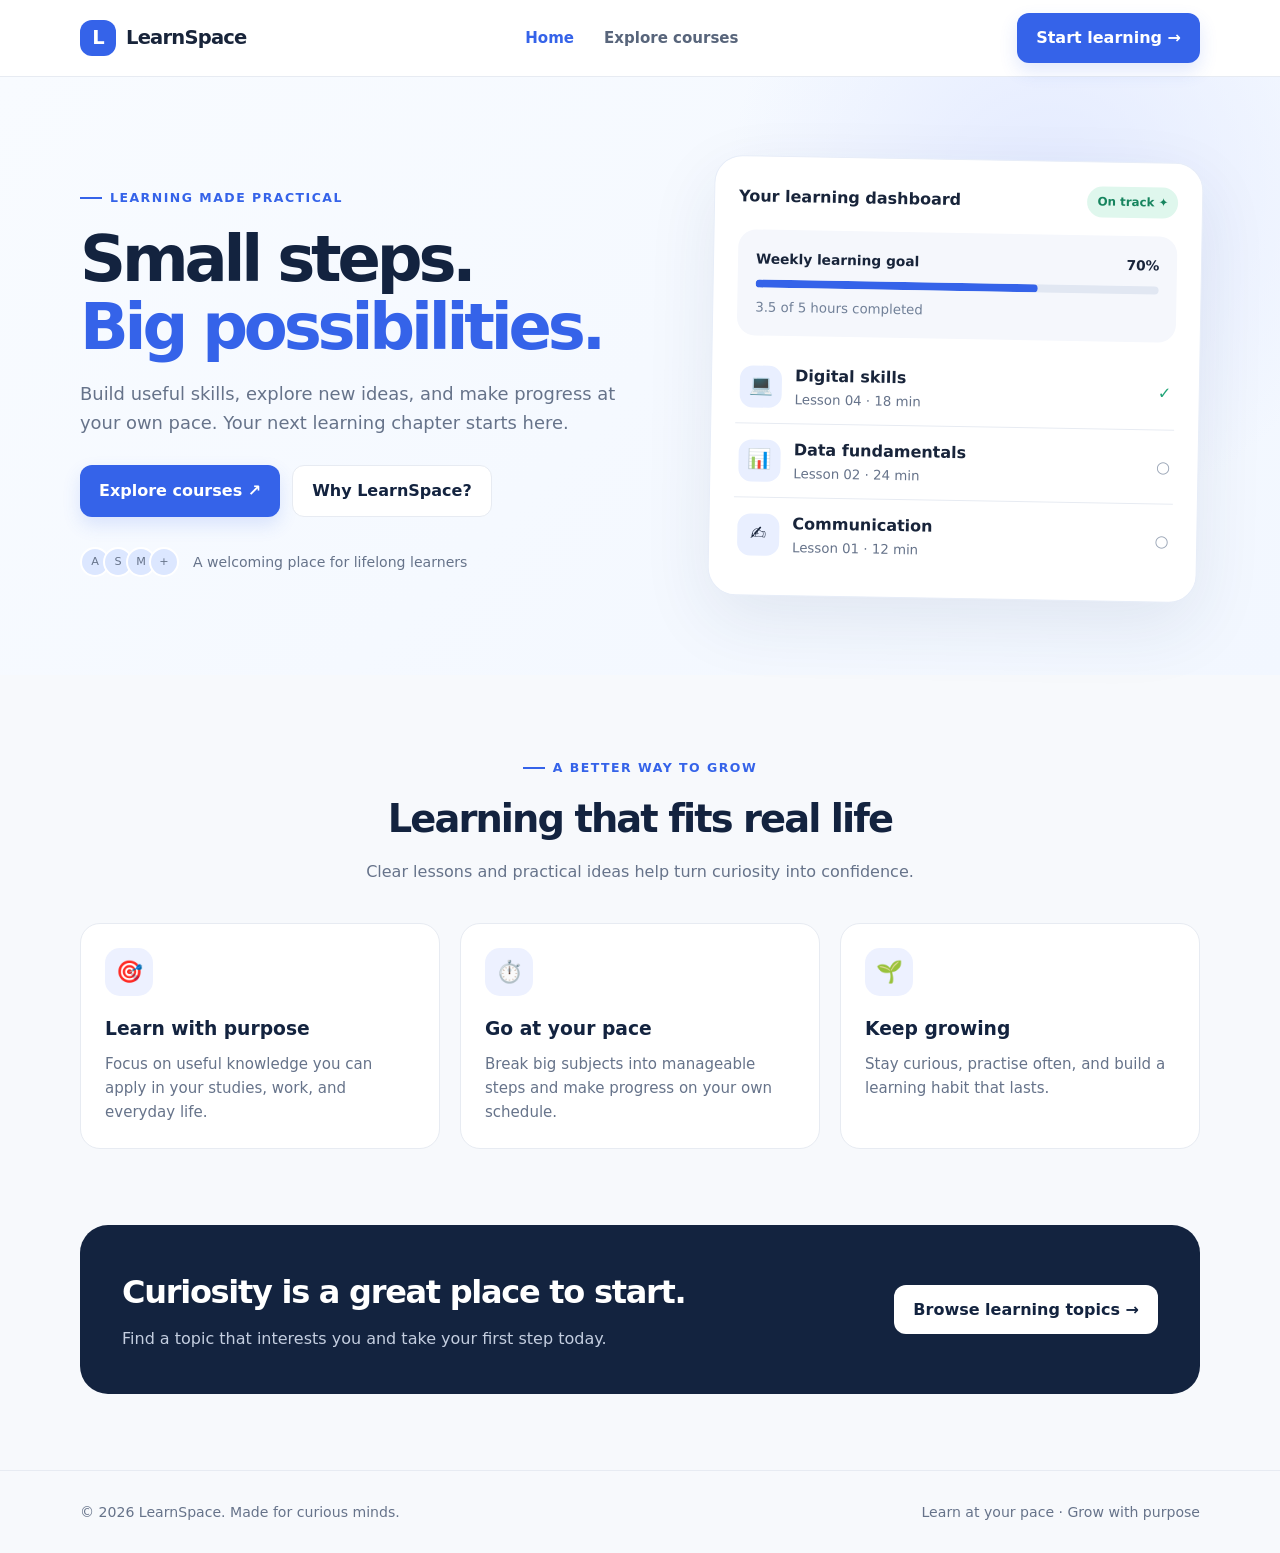
<file: index.html>
<!doctype html>
<html lang="en"><head><meta charset="utf-8"><meta name="viewport" content="width=device-width,initial-scale=1"><meta name="description" content="LearnSpace — practical learning for curious minds."><title>LearnSpace | Learn something meaningful</title><link rel="stylesheet" href="styles.css"></head>
<body><header class="topbar"><div class="wrap nav"><a class="brand" href="index.html"><span class="brandmark">L</span> LearnSpace</a><nav class="links"><a class="active" href="index.html">Home</a><a href="courses.html">Explore courses</a></nav><a class="nav-cta" href="courses.html">Start learning →</a></div></header>
<main><section class="hero"><div class="wrap hero-grid"><div><span class="eyebrow">Learning made practical</span><h1>Small steps.<br><span class="accent">Big possibilities.</span></h1><p class="lead">Build useful skills, explore new ideas, and make progress at your own pace. Your next learning chapter starts here.</p><div class="actions"><a class="btn" href="courses.html">Explore courses ↗</a><a class="btn secondary" href="#why">Why LearnSpace?</a></div><div class="proof"><div class="avatars"><span class="avatar">A</span><span class="avatar">S</span><span class="avatar">M</span><span class="avatar">+</span></div><span>A welcoming place for lifelong learners</span></div></div>
<div class="visual"><div class="visual-head"><strong>Your learning dashboard</strong><span class="pill">On track ✦</span></div><div class="progress-card"><div class="progress-row"><span>Weekly learning goal</span><span>70%</span></div><div class="bar"><span style="width:70%"></span></div><small style="color:#718098;display:block;margin-top:9px">3.5 of 5 hours completed</small></div><div class="lesson"><div class="lesson-icon">💻</div><div><strong>Digital skills</strong><small>Lesson 04 · 18 min</small></div><span style="margin-left:auto;color:#20a477">✓</span></div><div class="lesson"><div class="lesson-icon">📊</div><div><strong>Data fundamentals</strong><small>Lesson 02 · 24 min</small></div><span style="margin-left:auto;color:#9aa5b6">○</span></div><div class="lesson"><div class="lesson-icon">✍️</div><div><strong>Communication</strong><small>Lesson 01 · 12 min</small></div><span style="margin-left:auto;color:#9aa5b6">○</span></div></div></div></section>
<section class="section" id="why"><div class="wrap"><div class="section-head"><span class="eyebrow">A better way to grow</span><h2>Learning that fits real life</h2><p>Clear lessons and practical ideas help turn curiosity into confidence.</p></div><div class="cards"><article class="card"><div class="card-icon">🎯</div><h3>Learn with purpose</h3><p>Focus on useful knowledge you can apply in your studies, work, and everyday life.</p></article><article class="card"><div class="card-icon">⏱️</div><h3>Go at your pace</h3><p>Break big subjects into manageable steps and make progress on your own schedule.</p></article><article class="card"><div class="card-icon">🌱</div><h3>Keep growing</h3><p>Stay curious, practise often, and build a learning habit that lasts.</p></article></div></div></section>
<section class="section" style="padding-top:0"><div class="wrap"><div class="band"><div><h2>Curiosity is a great place to start.</h2><p>Find a topic that interests you and take your first step today.</p></div><a class="btn" href="courses.html">Browse learning topics →</a></div></div></section></main>
<footer class="footer"><div class="wrap footer-inner"><span>© 2026 LearnSpace. Made for curious minds.</span><span>Learn at your pace · Grow with purpose</span></div></footer></body></html>
</file>
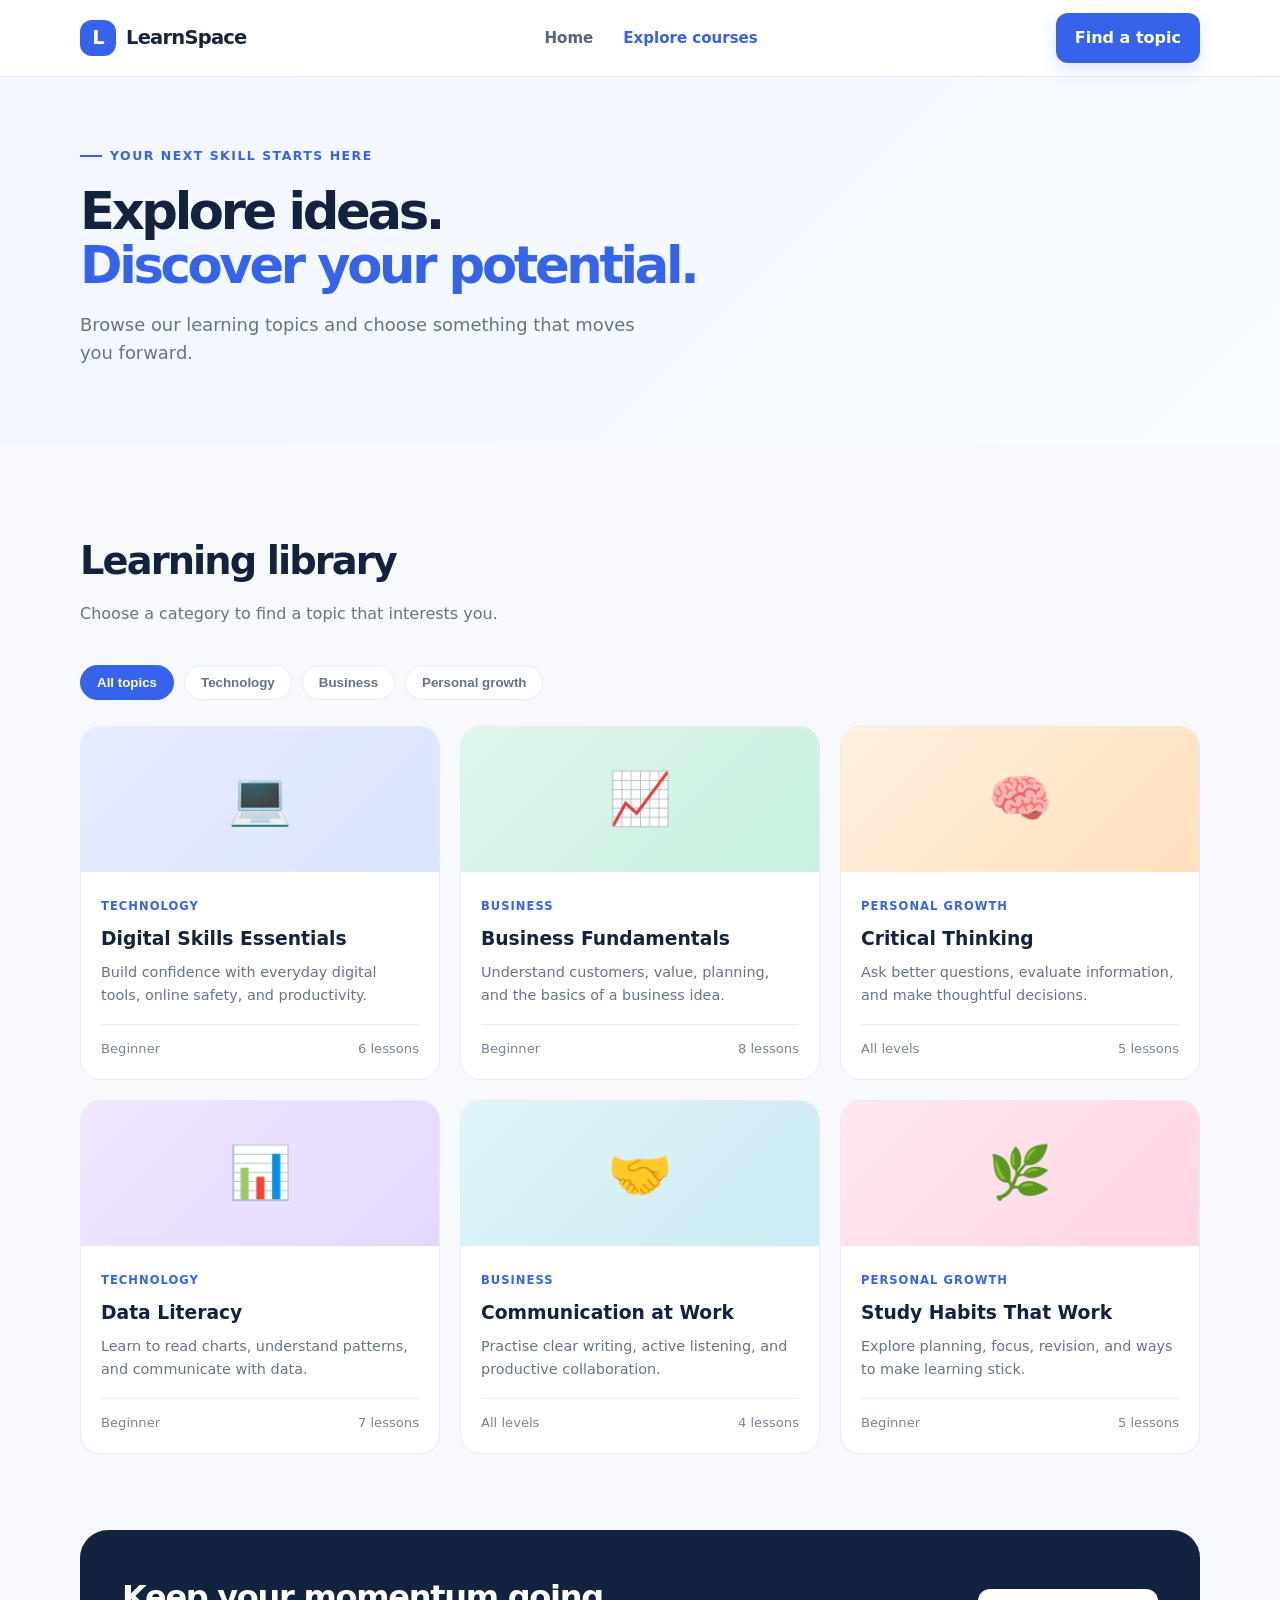
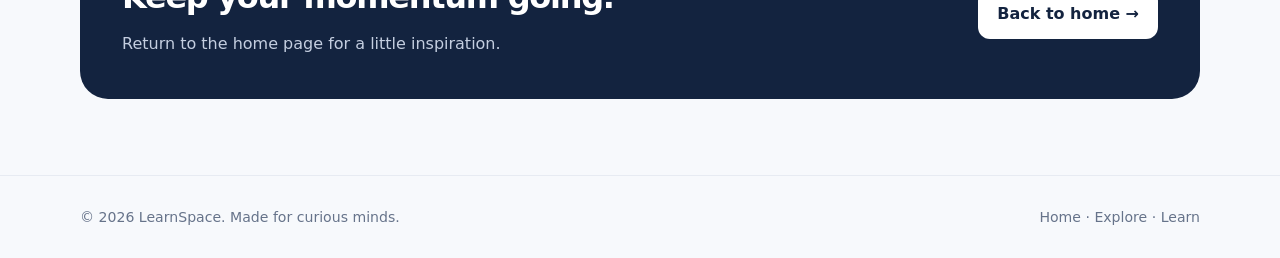
<file: courses.html>
<!doctype html>
<html lang="en"><head><meta charset="utf-8"><meta name="viewport" content="width=device-width,initial-scale=1"><meta name="description" content="Explore learning topics at LearnSpace."><title>Explore Courses | LearnSpace</title><link rel="stylesheet" href="styles.css"></head>
<body><header class="topbar"><div class="wrap nav"><a class="brand" href="index.html"><span class="brandmark">L</span> LearnSpace</a><nav class="links"><a href="index.html">Home</a><a class="active" href="courses.html">Explore courses</a></nav><a class="nav-cta" href="#catalog">Find a topic</a></div></header>
<main><section class="page-hero"><div class="wrap"><span class="eyebrow">Your next skill starts here</span><h1>Explore ideas.<br><span class="accent">Discover your potential.</span></h1><p class="lead">Browse our learning topics and choose something that moves you forward.</p></div></section>
<section class="section" id="catalog"><div class="wrap"><div class="section-head" style="text-align:left;margin-left:0"><h2>Learning library</h2><p>Choose a category to find a topic that interests you.</p></div><div class="filters"><button class="filter active" data-filter="all">All topics</button><button class="filter" data-filter="technology">Technology</button><button class="filter" data-filter="business">Business</button><button class="filter" data-filter="personal">Personal growth</button></div>
<div class="course-grid" id="courseGrid">
<article class="course-card" data-category="technology"><div class="course-art">💻</div><div class="course-body"><span class="tag">Technology</span><h3>Digital Skills Essentials</h3><p>Build confidence with everyday digital tools, online safety, and productivity.</p><div class="meta"><span>Beginner</span><span>6 lessons</span></div></div></article>
<article class="course-card" data-category="business"><div class="course-art">📈</div><div class="course-body"><span class="tag">Business</span><h3>Business Fundamentals</h3><p>Understand customers, value, planning, and the basics of a business idea.</p><div class="meta"><span>Beginner</span><span>8 lessons</span></div></div></article>
<article class="course-card" data-category="personal"><div class="course-art">🧠</div><div class="course-body"><span class="tag">Personal growth</span><h3>Critical Thinking</h3><p>Ask better questions, evaluate information, and make thoughtful decisions.</p><div class="meta"><span>All levels</span><span>5 lessons</span></div></div></article>
<article class="course-card" data-category="technology"><div class="course-art">📊</div><div class="course-body"><span class="tag">Technology</span><h3>Data Literacy</h3><p>Learn to read charts, understand patterns, and communicate with data.</p><div class="meta"><span>Beginner</span><span>7 lessons</span></div></div></article>
<article class="course-card" data-category="business"><div class="course-art">🤝</div><div class="course-body"><span class="tag">Business</span><h3>Communication at Work</h3><p>Practise clear writing, active listening, and productive collaboration.</p><div class="meta"><span>All levels</span><span>4 lessons</span></div></div></article>
<article class="course-card" data-category="personal"><div class="course-art">🌿</div><div class="course-body"><span class="tag">Personal growth</span><h3>Study Habits That Work</h3><p>Explore planning, focus, revision, and ways to make learning stick.</p><div class="meta"><span>Beginner</span><span>5 lessons</span></div></div></article>
</div><p class="empty" id="empty">No topics in this category yet.</p></div></section>
<section class="section" style="padding-top:0"><div class="wrap"><div class="band"><div><h2>Keep your momentum going.</h2><p>Return to the home page for a little inspiration.</p></div><a class="btn" href="index.html">Back to home →</a></div></div></section></main>
<footer class="footer"><div class="wrap footer-inner"><span>© 2026 LearnSpace. Made for curious minds.</span><span><a href="index.html">Home</a> · Explore · Learn</span></div></footer>
<script>const buttons=document.querySelectorAll('.filter');const cards=document.querySelectorAll('.course-card');const empty=document.getElementById('empty');buttons.forEach(button=>button.addEventListener('click',()=>{buttons.forEach(b=>b.classList.remove('active'));button.classList.add('active');const filter=button.dataset.filter;let visible=0;cards.forEach(card=>{const show=filter==='all'||card.dataset.category===filter;card.style.display=show?'':'none';if(show)visible++});empty.style.display=visible?'none':'block'}));</script></body></html>
</file>
<file: styles.css>
:root{--navy:#13233f;--blue:#3563e9;--mint:#dff7ed;--ink:#18243a;--muted:#66738a;--paper:#f7f9fc;--line:#e7ebf2;--white:#fff;--orange:#ffb86b}
*{box-sizing:border-box}html{scroll-behavior:smooth}body{margin:0;font-family:Inter,ui-sans-serif,system-ui,-apple-system,"Segoe UI",sans-serif;color:var(--ink);background:var(--paper);line-height:1.6}a{text-decoration:none;color:inherit}.wrap{width:min(1120px,calc(100% - 40px));margin:auto}.topbar{background:#fff;border-bottom:1px solid var(--line);position:sticky;top:0;z-index:10}.nav{height:76px;display:flex;align-items:center;justify-content:space-between}.brand{display:flex;align-items:center;gap:10px;font-weight:850;font-size:1.22rem;letter-spacing:-.04em}.brandmark{width:36px;height:36px;border-radius:12px;background:var(--blue);display:grid;place-items:center;color:white;font-weight:900}.links{display:flex;align-items:center;gap:30px;color:#58657b;font-size:.94rem;font-weight:650}.links a:hover,.links a.active{color:var(--blue)}.nav-cta,.btn{display:inline-flex;align-items:center;justify-content:center;border-radius:12px;padding:12px 19px;background:var(--blue);color:#fff;font-weight:750;box-shadow:0 8px 18px #3563e926}.btn.secondary{background:#fff;color:var(--navy);border:1px solid var(--line);box-shadow:none}.hero{padding:82px 0 76px;background:radial-gradient(circle at 82% 20%,#e3eaff 0,transparent 28%),linear-gradient(135deg,#f8fbff,#f2f7ff)}.hero-grid{display:grid;grid-template-columns:1.08fr .92fr;gap:56px;align-items:center}.eyebrow{display:inline-flex;gap:8px;align-items:center;color:var(--blue);font-size:.78rem;letter-spacing:.12em;text-transform:uppercase;font-weight:850}.eyebrow:before{content:"";width:22px;height:2px;background:var(--blue)}h1,h2,h3,p{margin-top:0}h1{font-size:clamp(2.7rem,5vw,4.65rem);line-height:1.06;letter-spacing:-.065em;color:var(--navy);margin:18px 0}.accent{color:var(--blue)}.lead{font-size:1.12rem;color:var(--muted);max-width:560px;margin-bottom:28px}.actions{display:flex;gap:12px;flex-wrap:wrap}.proof{display:flex;align-items:center;gap:14px;margin-top:30px;color:var(--muted);font-size:.88rem}.avatars{display:flex}.avatar{width:30px;height:30px;border:2px solid white;border-radius:50%;display:grid;place-items:center;margin-left:-7px;background:#dce7ff;font-size:.7rem}.avatar:first-child{margin-left:0}.visual{background:#fff;border:1px solid #e7edf8;border-radius:28px;padding:24px;box-shadow:0 24px 70px #203a6917;transform:rotate(1deg)}.visual-head{display:flex;justify-content:space-between;align-items:center;margin-bottom:18px}.pill{background:var(--mint);color:#16845e;padding:6px 10px;border-radius:99px;font-size:.74rem;font-weight:800}.progress-card{background:#f5f7fc;padding:18px;border-radius:18px;margin-bottom:14px}.progress-row{display:flex;justify-content:space-between;font-size:.86rem;font-weight:750;margin-bottom:10px}.bar{height:8px;background:#e1e7f2;border-radius:20px;overflow:hidden}.bar span{display:block;height:100%;background:var(--blue);border-radius:20px}.lesson{display:flex;align-items:center;gap:13px;padding:13px 4px;border-bottom:1px solid var(--line)}.lesson:last-child{border:0}.lesson-icon{width:42px;height:42px;border-radius:13px;background:#e9efff;display:grid;place-items:center;font-size:1.2rem}.lesson small{display:block;color:var(--muted)}.section{padding:76px 0}.section-head{text-align:center;max-width:640px;margin:0 auto 38px}.section-head h2{font-size:clamp(2rem,3vw,2.8rem);letter-spacing:-.05em;color:var(--navy);margin:10px 0}.section-head p{color:var(--muted)}.cards{display:grid;grid-template-columns:repeat(3,1fr);gap:20px}.card{background:white;border:1px solid var(--line);border-radius:20px;padding:24px;transition:.2s}.card:hover{transform:translateY(-5px);box-shadow:0 18px 35px #1b315010}.card-icon{width:48px;height:48px;border-radius:15px;display:grid;place-items:center;font-size:1.35rem;margin-bottom:18px;background:#edf1ff}.card h3{margin-bottom:8px;color:var(--navy)}.card p{color:var(--muted);font-size:.94rem;margin-bottom:0}.band{background:var(--navy);color:#fff;border-radius:28px;padding:42px;display:flex;align-items:center;justify-content:space-between;gap:25px}.band h2{font-size:2rem;letter-spacing:-.04em;margin-bottom:8px}.band p{color:#c4cee0;margin:0}.band .btn{background:#fff;color:var(--navy);box-shadow:none;white-space:nowrap}.footer{padding:30px 0;border-top:1px solid var(--line);color:var(--muted);font-size:.88rem}.footer-inner{display:flex;justify-content:space-between;gap:20px}.page-hero{padding:62px 0 48px;background:linear-gradient(135deg,#f2f6ff,#f8fbff)}.page-hero h1{font-size:clamp(2.4rem,4vw,3.5rem);max-width:720px}.filters{display:flex;gap:10px;flex-wrap:wrap;margin:0 0 26px}.filter{border:1px solid var(--line);background:white;color:#657188;border-radius:99px;padding:9px 16px;font-weight:700;cursor:pointer}.filter.active{background:var(--blue);color:white;border-color:var(--blue)}.course-grid{display:grid;grid-template-columns:repeat(3,1fr);gap:20px}.course-card{background:#fff;border:1px solid var(--line);border-radius:20px;overflow:hidden}.course-art{height:145px;display:grid;place-items:center;font-size:3.2rem;background:linear-gradient(135deg,#e8edff,#dce5ff)}.course-card:nth-child(2) .course-art{background:linear-gradient(135deg,#e0f7ed,#c9f0df)}.course-card:nth-child(3) .course-art{background:linear-gradient(135deg,#fff0df,#ffe1bf)}.course-card:nth-child(4) .course-art{background:linear-gradient(135deg,#f1e8ff,#e4d7ff)}.course-card:nth-child(5) .course-art{background:linear-gradient(135deg,#e1f5fa,#ccebf2)}.course-card:nth-child(6) .course-art{background:linear-gradient(135deg,#ffe8ef,#ffd6e3)}.course-body{padding:20px}.tag{font-size:.72rem;text-transform:uppercase;letter-spacing:.09em;color:var(--blue);font-weight:850}.course-body h3{margin:7px 0;color:var(--navy)}.course-body p{font-size:.9rem;color:var(--muted);min-height:48px}.meta{display:flex;justify-content:space-between;color:#78849a;font-size:.82rem;border-top:1px solid var(--line);padding-top:13px}.empty{display:none;text-align:center;color:var(--muted);padding:35px}.about-strip{display:grid;grid-template-columns:1fr 1fr;gap:24px;align-items:center}.stat-grid{display:grid;grid-template-columns:repeat(3,1fr);gap:12px}.stat{background:#fff;border:1px solid var(--line);border-radius:16px;padding:18px;text-align:center}.stat strong{display:block;font-size:1.7rem;color:var(--blue)}.stat span{font-size:.8rem;color:var(--muted)}@media(max-width:800px){.hero-grid,.about-strip{grid-template-columns:1fr}.cards,.course-grid{grid-template-columns:repeat(2,1fr)}.hero{padding:55px 0}.visual{max-width:540px}.band{align-items:flex-start;flex-direction:column}}@media(max-width:560px){.links{gap:13px;font-size:.83rem}.nav-cta{display:none}.cards,.course-grid{grid-template-columns:1fr}.nav{height:66px}.wrap{width:min(100% - 28px,1120px)}.band{padding:28px}.footer-inner{flex-direction:column}}
</file>
